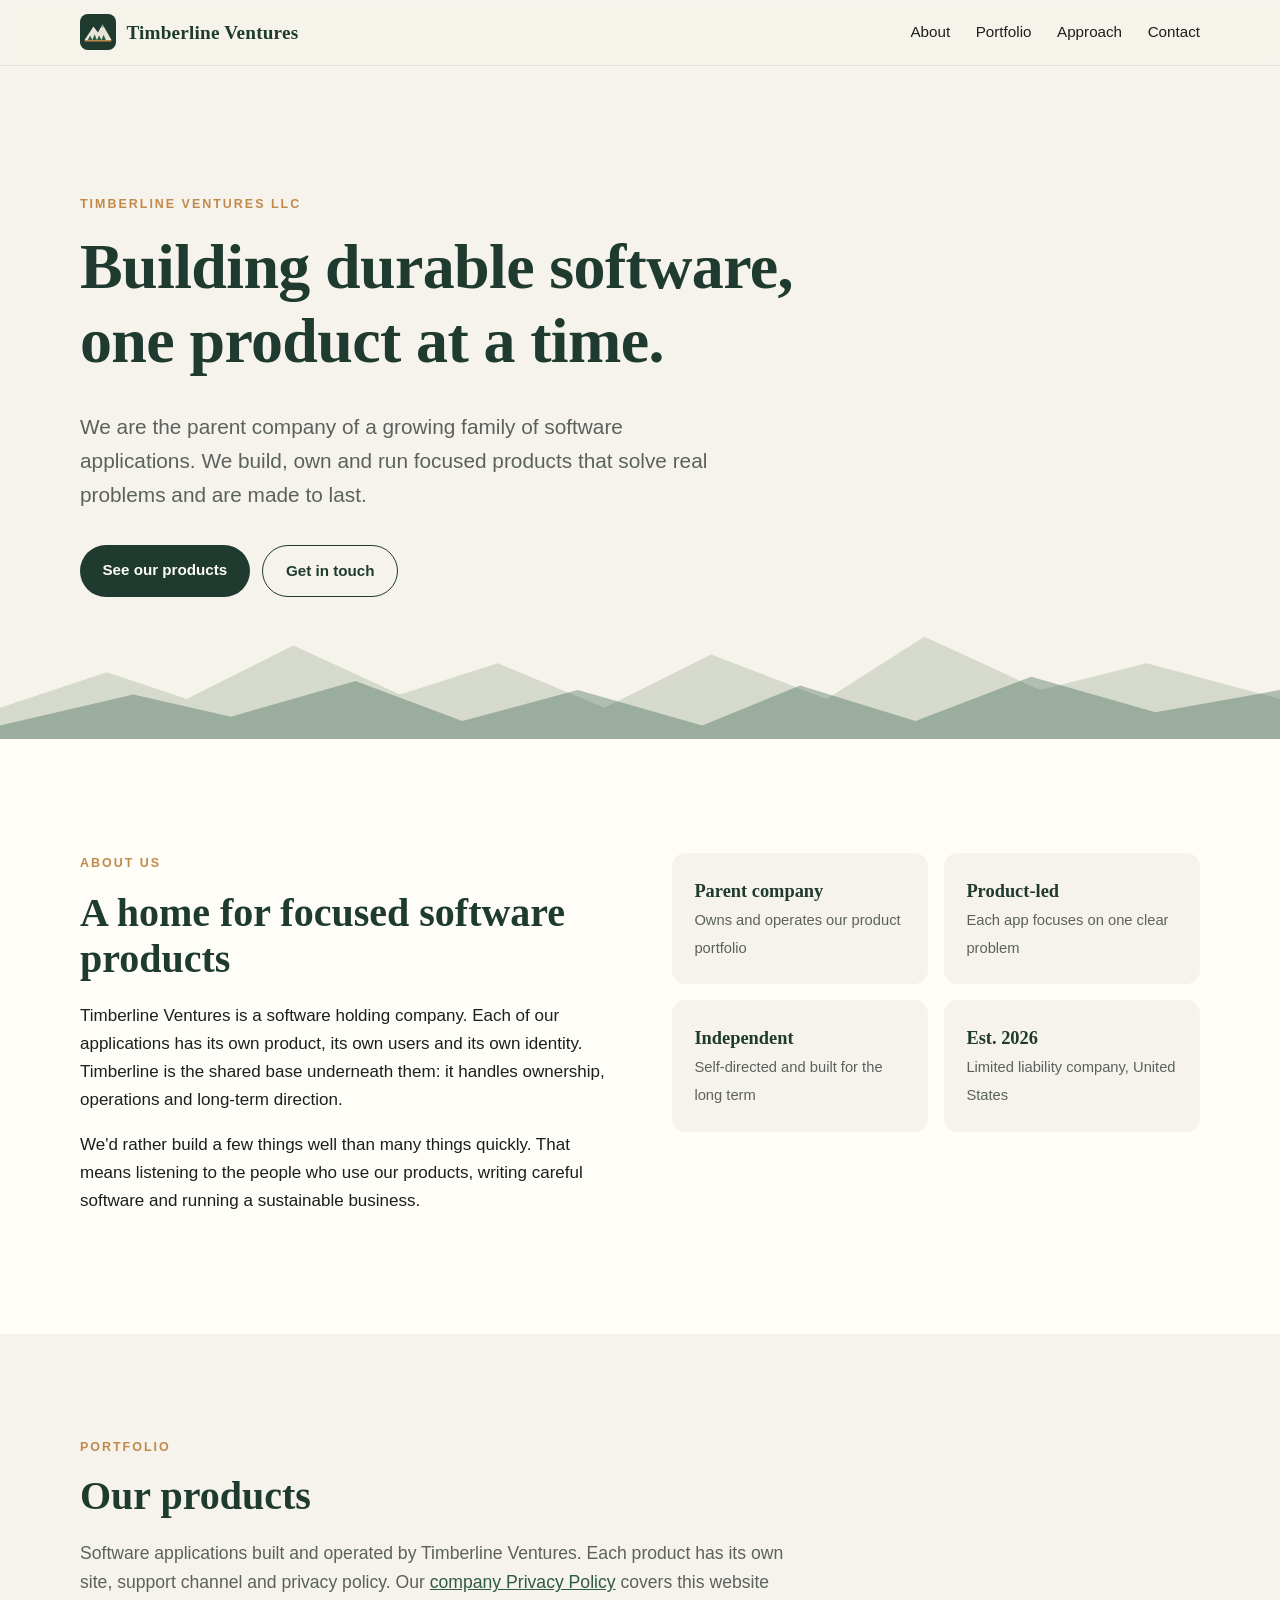
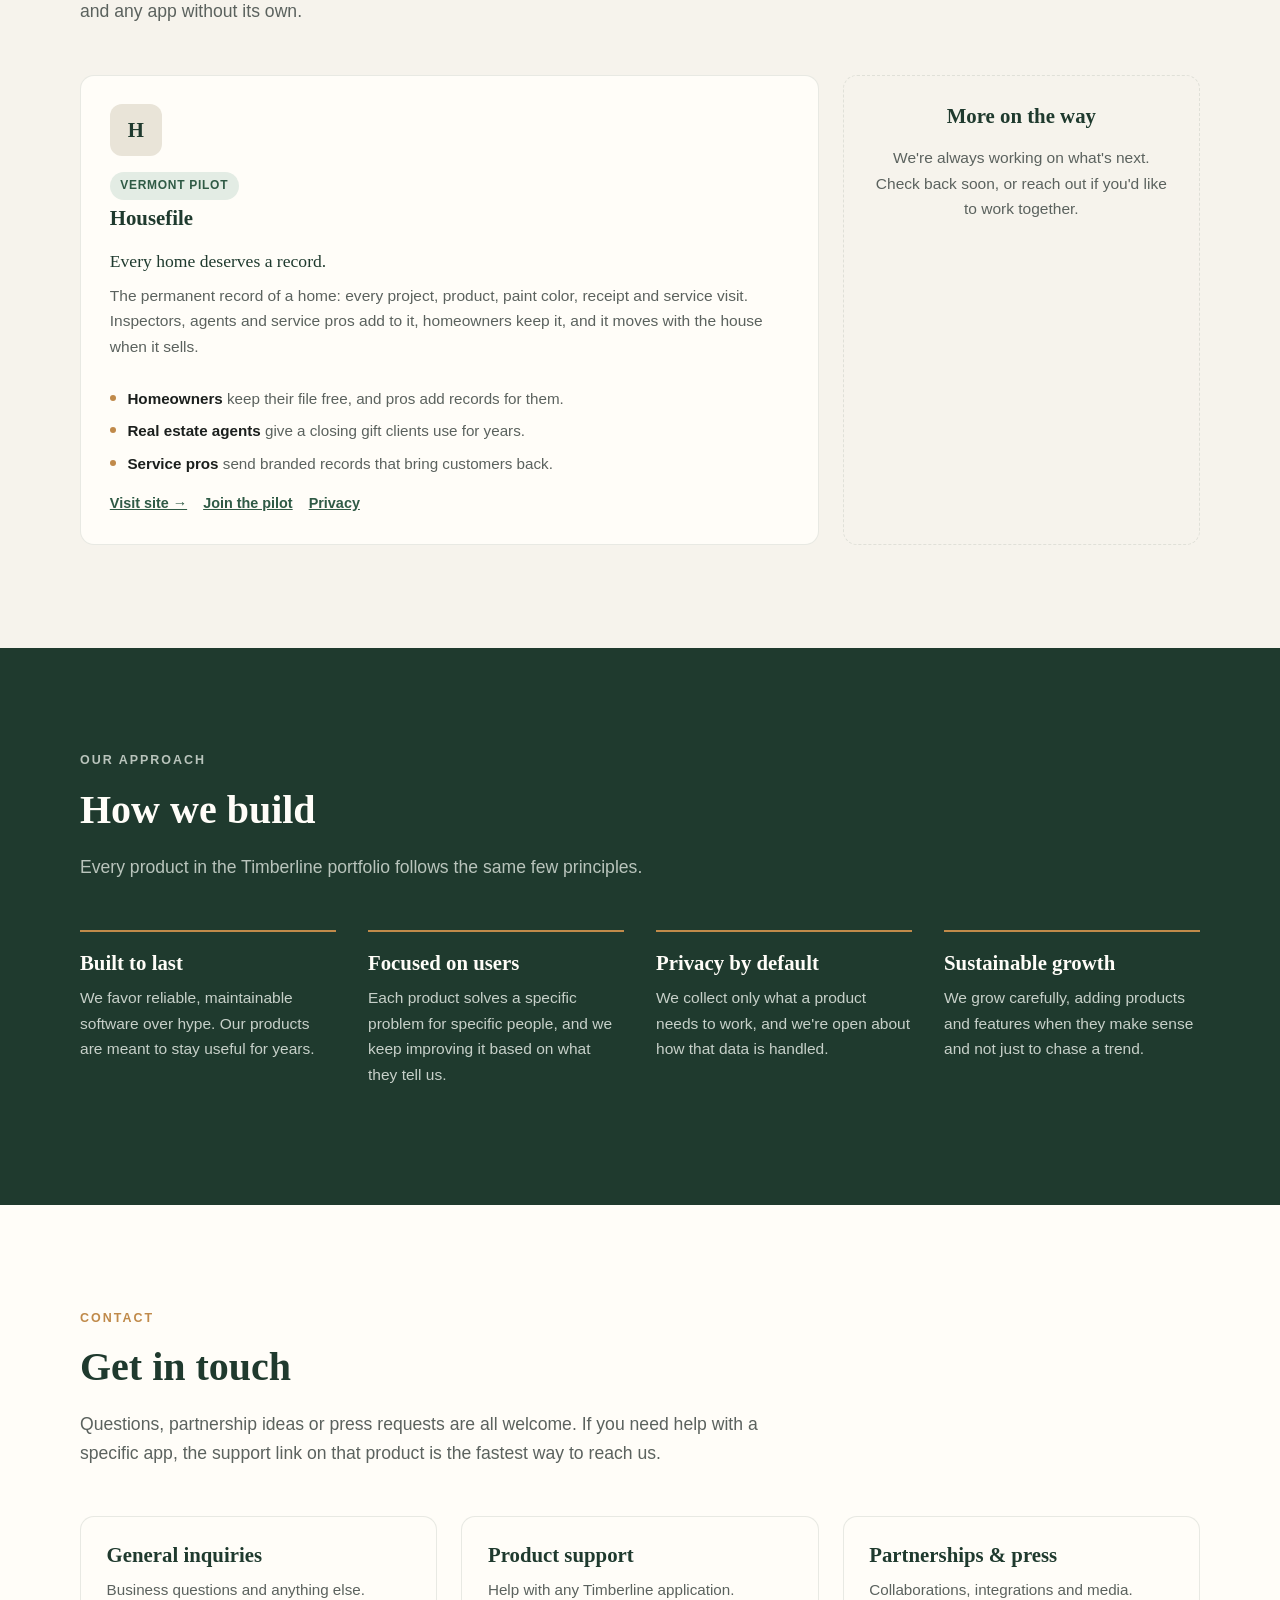
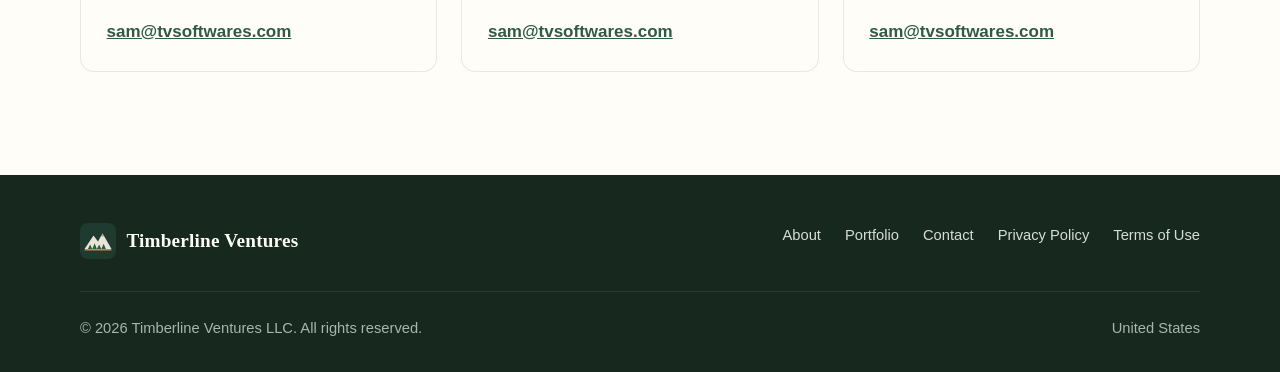
<file: index.html>
<!DOCTYPE html>
<html lang="en">
<head>
  <meta charset="utf-8">
  <meta name="viewport" content="width=device-width, initial-scale=1">
  <title>Timberline Ventures LLC — Building and operating software products</title>
  <meta name="description" content="Timberline Ventures LLC is the parent company of a growing portfolio of software applications. We build, own, and operate focused, durable products.">
  <meta name="theme-color" content="#1f3a2e">
  <link rel="canonical" href="https://tvsoftwares.com/">
  <meta property="og:type" content="website">
  <meta property="og:title" content="Timberline Ventures LLC">
  <meta property="og:description" content="The parent company behind a growing portfolio of focused, durable software products.">
  <meta property="og:url" content="https://tvsoftwares.com/">
  <meta property="og:image" content="https://tvsoftwares.com/assets/logo.svg">
  <meta name="twitter:card" content="summary">
  <link rel="icon" href="assets/logo.svg" type="image/svg+xml">
  <link rel="stylesheet" href="assets/styles.css">
  <script type="application/ld+json">
  {
    "@context": "https://schema.org",
    "@type": "Organization",
    "name": "Timberline Ventures LLC",
    "url": "https://tvsoftwares.com/",
    "logo": "https://tvsoftwares.com/assets/logo.svg",
    "email": "sam@tvsoftwares.com"
  }
  </script>
</head>
<body>
  <a class="skip-link" href="#main">Skip to content</a>

  <header class="site-header">
    <nav class="container nav" aria-label="Primary">
      <a class="brand" href="#top">
        <img src="assets/logo.svg" alt="" width="36" height="36">
        <span>Timberline Ventures</span>
      </a>
      <ul class="nav-links">
        <li class="hide-sm"><a href="#about">About</a></li>
        <li><a href="#portfolio">Portfolio</a></li>
        <li class="hide-sm"><a href="#approach">Approach</a></li>
        <li><a href="#contact">Contact</a></li>
      </ul>
    </nav>
  </header>

  <main id="main">
    <!-- Hero -->
    <section class="hero" id="top">
      <div class="container">
        <p class="eyebrow">Timberline Ventures LLC</p>
        <h1>Building durable software,<br>one product at a time.</h1>
        <p class="lead">We are the parent company of a growing family of software applications. We build, own and run focused products that solve real problems and are made to last.</p>
        <div class="hero-actions">
          <a class="btn btn-primary" href="#portfolio">See our products</a>
          <a class="btn btn-ghost" href="#contact">Get in touch</a>
        </div>
      </div>
      <svg class="hero-ridge" viewBox="0 0 1440 160" preserveAspectRatio="none" aria-hidden="true">
        <path d="M0 160 L0 110 L120 70 L210 100 L330 40 L450 95 L560 60 L680 110 L800 50 L930 100 L1040 30 L1170 90 L1290 60 L1440 100 L1440 160 Z" fill="#6f8f72" opacity=".25"/>
        <path d="M0 160 L0 130 L150 95 L260 120 L400 80 L520 125 L650 90 L790 130 L900 85 L1030 125 L1160 75 L1300 115 L1440 90 L1440 160 Z" fill="#2f5a45" opacity=".35"/>
        <path d="M0 160 L0 145 L1440 145 L1440 160 Z" fill="#fffdf8"/>
      </svg>
    </section>

    <!-- About -->
    <section class="section-alt" id="about">
      <div class="container split">
        <div>
          <p class="eyebrow">About us</p>
          <h2>A home for focused software products</h2>
          <p>Timberline Ventures is a software holding company. Each of our applications has its own product, its own users and its own identity. Timberline is the shared base underneath them: it handles ownership, operations and long-term direction.</p>
          <p>We'd rather build a few things well than many things quickly. That means listening to the people who use our products, writing careful software and running a sustainable business.</p>
        </div>
        <div class="facts">
          <div class="fact"><strong>Parent company</strong><span>Owns and operates our product portfolio</span></div>
          <div class="fact"><strong>Product-led</strong><span>Each app focuses on one clear problem</span></div>
          <div class="fact"><strong>Independent</strong><span>Self-directed and built for the long term</span></div>
          <!-- TODO: update with your state of formation and year founded -->
          <div class="fact"><strong>Est. 2026</strong><span>Limited liability company, United States</span></div>
        </div>
      </div>
    </section>

    <!-- Portfolio -->
    <section id="portfolio">
      <div class="container">
        <div class="section-head">
          <p class="eyebrow">Portfolio</p>
          <h2>Our products</h2>
          <p>Software applications built and operated by Timberline Ventures. Each product has its own site, support channel and privacy policy. Our <a href="privacy.html">company Privacy Policy</a> covers this website and any app without its own.</p>
        </div>

        <div class="cards">
          <!-- Add new products as additional <article class="card"> blocks.
               Tag options: <span class="tag">Live</span> or <span class="tag tag-soon">Coming soon</span> -->
          <article class="card card-featured">
            <div class="card-icon" aria-hidden="true">H</div>
            <span class="tag">Vermont pilot</span>
            <h3>Housefile</h3>
            <p class="card-tagline">Every home deserves a record.</p>
            <p>The permanent record of a home: every project, product, paint color, receipt and service visit. Inspectors, agents and service pros add to it, homeowners keep it, and it moves with the house when it sells.</p>
            <ul class="card-points">
              <li><strong>Homeowners</strong> keep their file free, and pros add records for them.</li>
              <li><strong>Real estate agents</strong> give a closing gift clients use for years.</li>
              <li><strong>Service pros</strong> send branded records that bring customers back.</li>
            </ul>
            <div class="card-links">
              <a href="https://apphousefile.com/">Visit site →</a>
              <a href="https://apphousefile.com/pilot">Join the pilot</a>
              <a href="https://apphousefile.com/privacy">Privacy</a>
            </div>
          </article>

          <article class="card card-placeholder">
            <h3>More on the way</h3>
            <p>We're always working on what's next. Check back soon, or reach out if you'd like to work together.</p>
          </article>
        </div>
      </div>
    </section>

    <!-- Approach -->
    <section class="section-dark" id="approach">
      <div class="container">
        <div class="section-head">
          <p class="eyebrow">Our approach</p>
          <h2>How we build</h2>
          <p>Every product in the Timberline portfolio follows the same few principles.</p>
        </div>
        <div class="principles">
          <div class="principle">
            <h3>Built to last</h3>
            <p>We favor reliable, maintainable software over hype. Our products are meant to stay useful for years.</p>
          </div>
          <div class="principle">
            <h3>Focused on users</h3>
            <p>Each product solves a specific problem for specific people, and we keep improving it based on what they tell us.</p>
          </div>
          <div class="principle">
            <h3>Privacy by default</h3>
            <p>We collect only what a product needs to work, and we're open about how that data is handled.</p>
          </div>
          <div class="principle">
            <h3>Sustainable growth</h3>
            <p>We grow carefully, adding products and features when they make sense and not just to chase a trend.</p>
          </div>
        </div>
      </div>
    </section>

    <!-- Contact -->
    <section class="section-alt" id="contact">
      <div class="container">
        <div class="section-head">
          <p class="eyebrow">Contact</p>
          <h2>Get in touch</h2>
          <p>Questions, partnership ideas or press requests are all welcome. If you need help with a specific app, the support link on that product is the fastest way to reach us.</p>
        </div>
        <div class="contact-grid">
          <div class="contact-item">
            <h3>General inquiries</h3>
            <p>Business questions and anything else.</p>
            <a href="mailto:sam@tvsoftwares.com">sam@tvsoftwares.com</a>
          </div>
          <div class="contact-item">
            <h3>Product support</h3>
            <p>Help with any Timberline application.</p>
            <a href="mailto:sam@tvsoftwares.com">sam@tvsoftwares.com</a>
          </div>
          <div class="contact-item">
            <h3>Partnerships &amp; press</h3>
            <p>Collaborations, integrations and media.</p>
            <a href="mailto:sam@tvsoftwares.com">sam@tvsoftwares.com</a>
          </div>
        </div>
      </div>
    </section>
  </main>

  <footer class="site-footer">
    <div class="container">
      <div class="footer-top">
        <a class="brand" href="#top">
          <img src="assets/logo.svg" alt="" width="32" height="32">
          <span>Timberline Ventures</span>
        </a>
        <ul class="footer-links">
          <li><a href="#about">About</a></li>
          <li><a href="#portfolio">Portfolio</a></li>
          <li><a href="#contact">Contact</a></li>
          <li><a href="privacy.html">Privacy Policy</a></li>
          <li><a href="terms.html">Terms of Use</a></li>
        </ul>
      </div>
      <div class="footer-bottom">
        <span>&copy; <span id="year">2026</span> Timberline Ventures LLC. All rights reserved.</span>
        <!-- TODO: optional business mailing address -->
        <span>United States</span>
      </div>
    </div>
  </footer>

  <script>document.getElementById('year').textContent = new Date().getFullYear();</script>
</body>
</html>
</file>
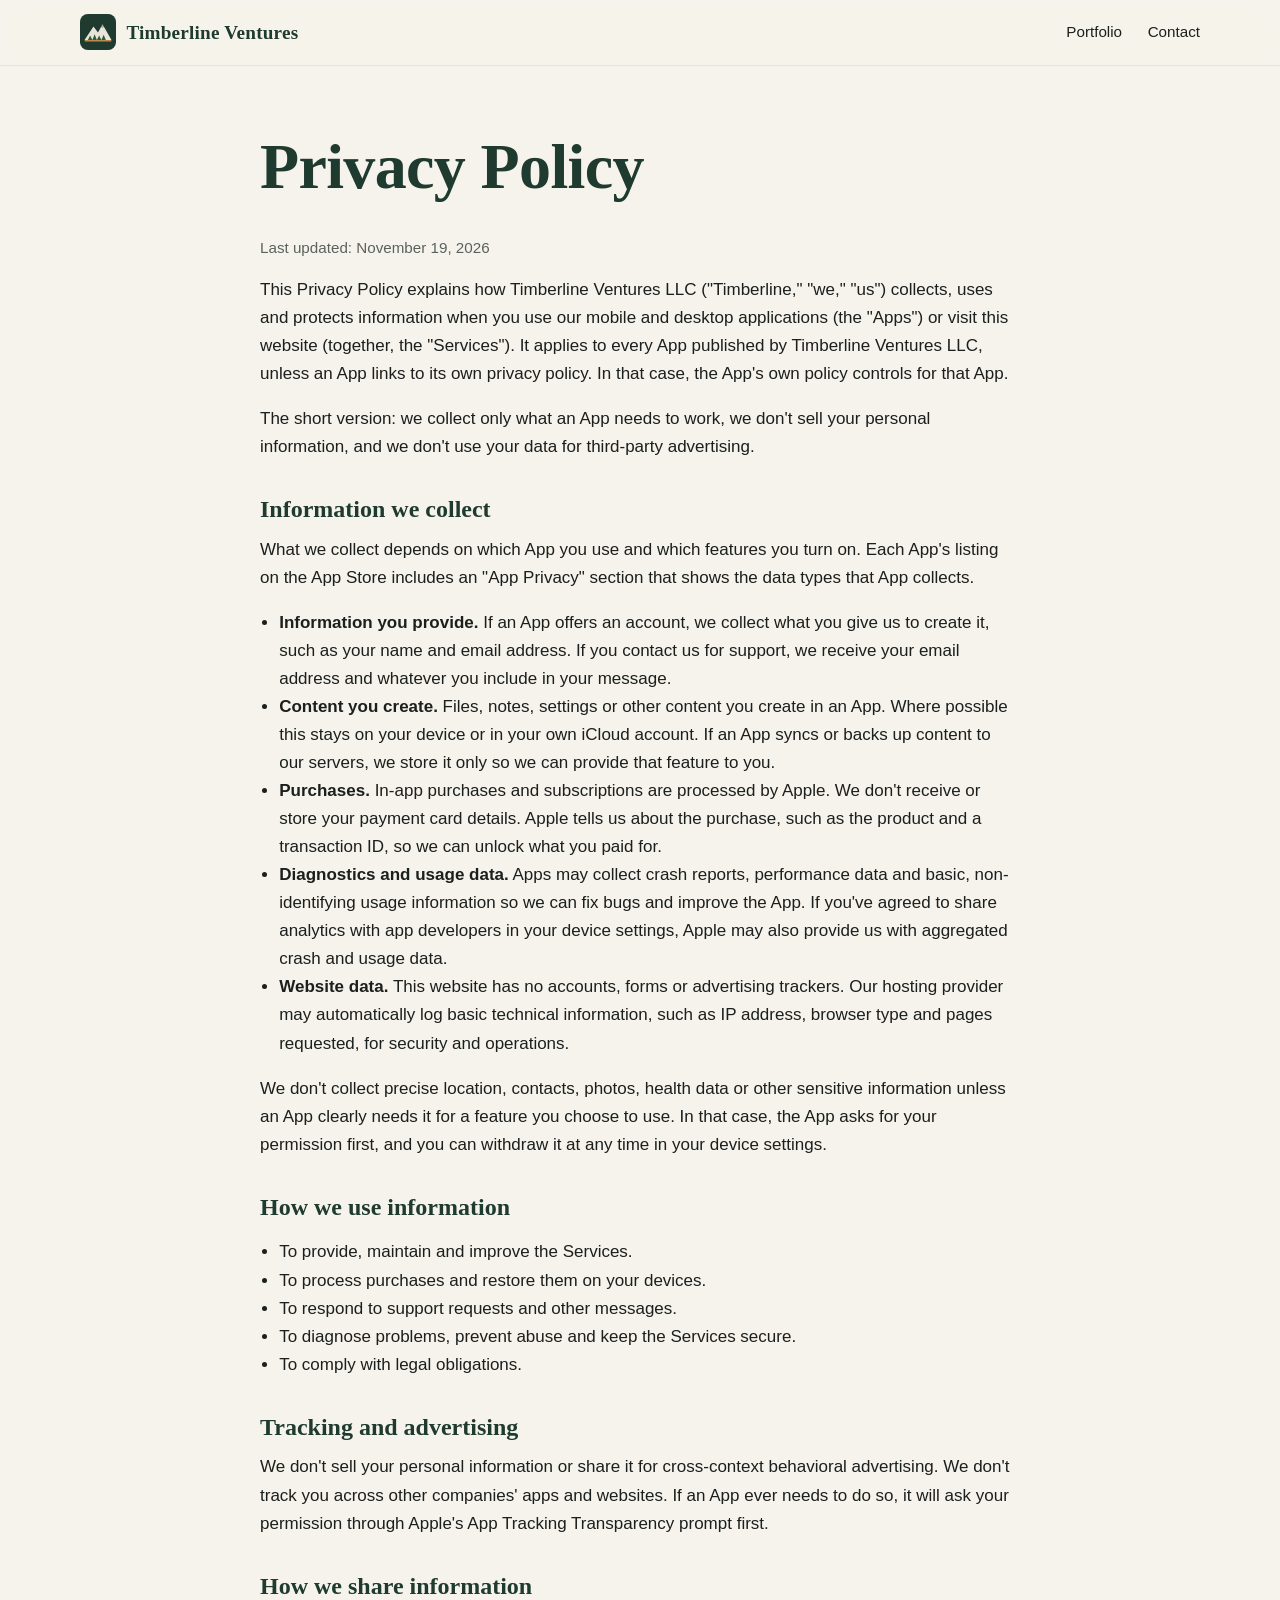
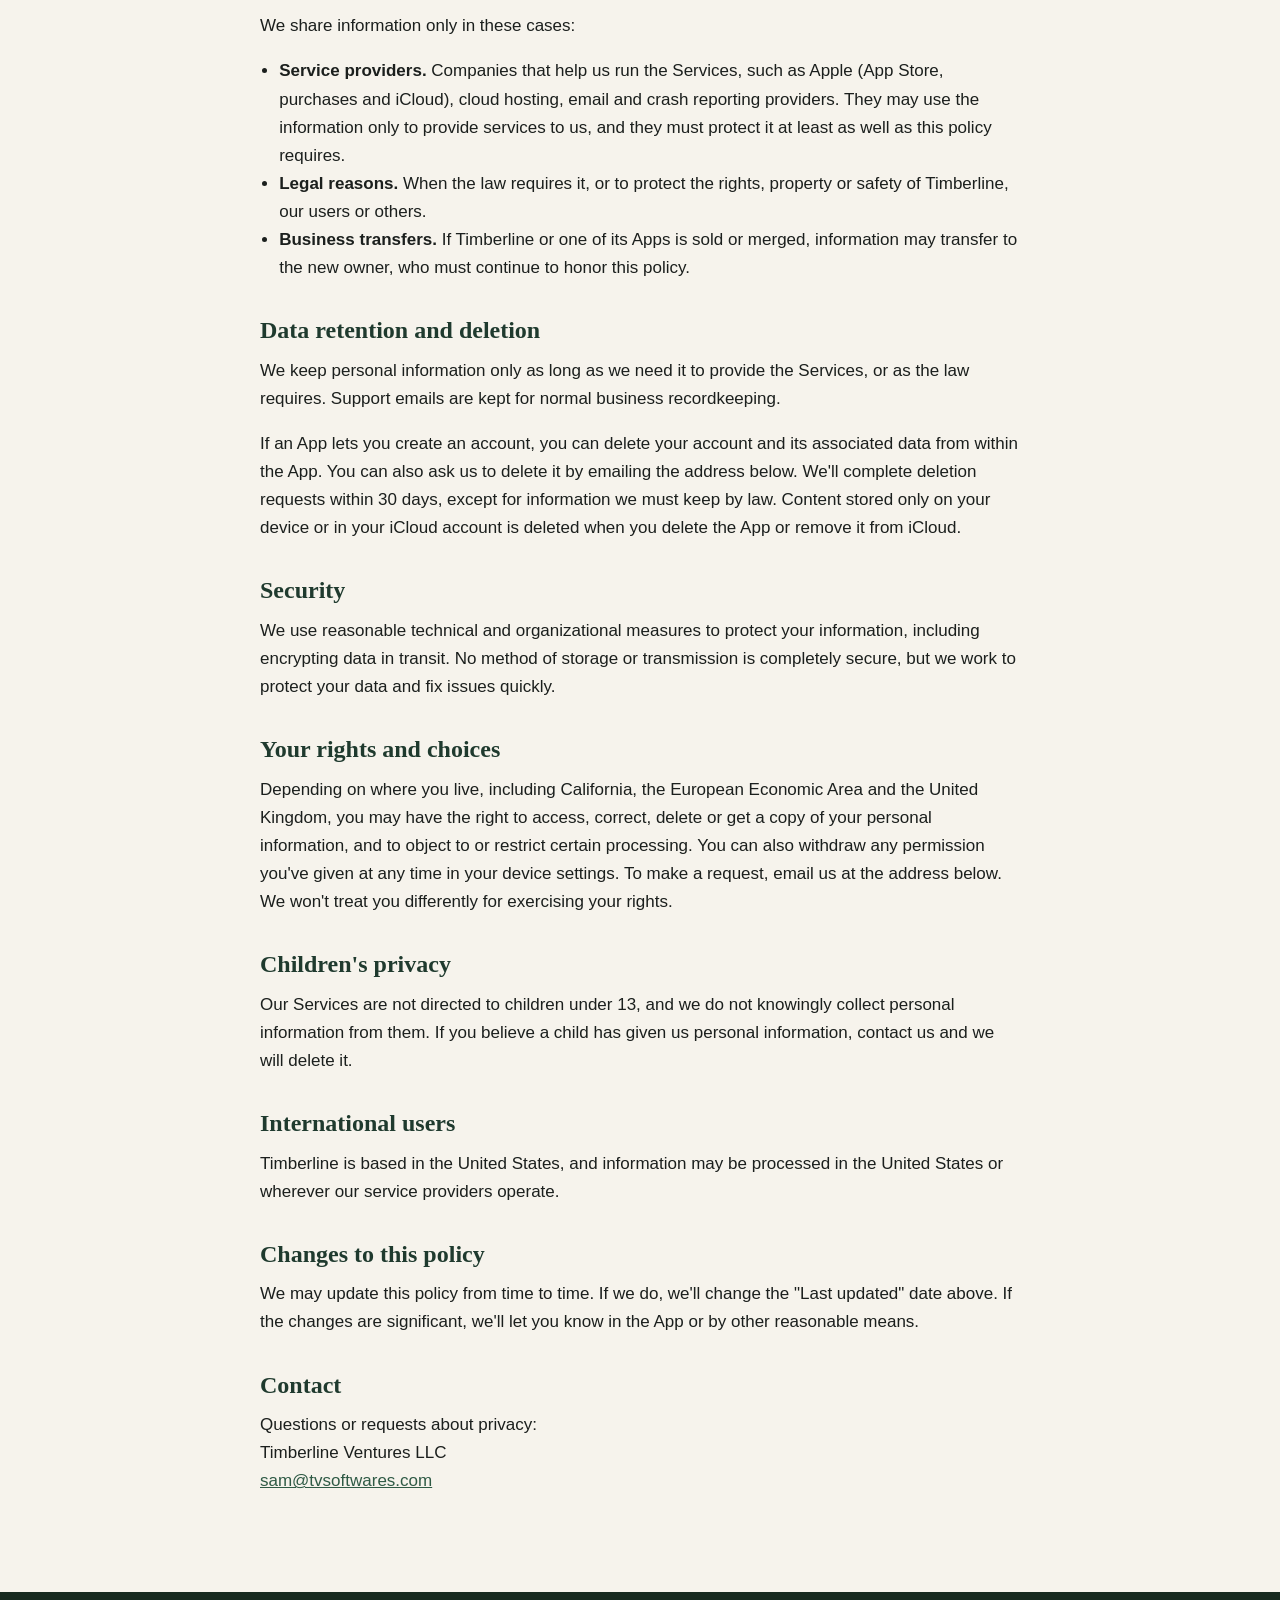
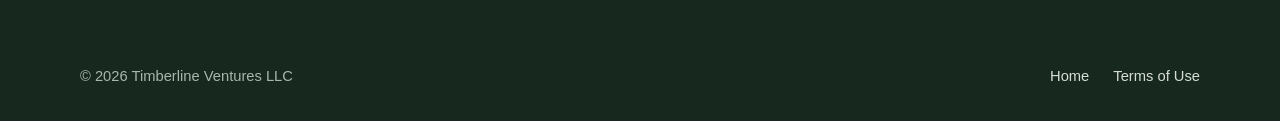
<file: privacy.html>
<!DOCTYPE html>
<html lang="en">
<head>
  <meta charset="utf-8">
  <meta name="viewport" content="width=device-width, initial-scale=1">
  <title>Privacy Policy — Timberline Ventures LLC</title>
  <meta name="description" content="Privacy Policy for Timberline Ventures LLC apps and website.">
  <link rel="icon" href="assets/logo.svg" type="image/svg+xml">
  <link rel="stylesheet" href="assets/styles.css">
</head>
<body>
  <header class="site-header">
    <nav class="container nav" aria-label="Primary">
      <a class="brand" href="index.html">
        <img src="assets/logo.svg" alt="" width="36" height="36">
        <span>Timberline Ventures</span>
      </a>
      <ul class="nav-links">
        <li><a href="index.html#portfolio">Portfolio</a></li>
        <li><a href="index.html#contact">Contact</a></li>
      </ul>
    </nav>
  </header>

  <!-- NOTE: This is a starting template, not legal advice. Have it reviewed before relying on it,
       and keep it consistent with each app's App Store privacy details ("nutrition label"). -->
  <main class="legal">
    <div class="container">
      <h1>Privacy Policy</h1>
      <p class="updated">Last updated: November 19, 2026</p>

      <p>This Privacy Policy explains how Timberline Ventures LLC ("Timberline," "we," "us") collects, uses and protects information when you use our mobile and desktop applications (the "Apps") or visit this website (together, the "Services"). It applies to every App published by Timberline Ventures LLC, unless an App links to its own privacy policy. In that case, the App's own policy controls for that App.</p>

      <p>The short version: we collect only what an App needs to work, we don't sell your personal information, and we don't use your data for third-party advertising.</p>

      <h2>Information we collect</h2>
      <p>What we collect depends on which App you use and which features you turn on. Each App's listing on the App Store includes an "App Privacy" section that shows the data types that App collects.</p>
      <ul>
        <li><strong>Information you provide.</strong> If an App offers an account, we collect what you give us to create it, such as your name and email address. If you contact us for support, we receive your email address and whatever you include in your message.</li>
        <li><strong>Content you create.</strong> Files, notes, settings or other content you create in an App. Where possible this stays on your device or in your own iCloud account. If an App syncs or backs up content to our servers, we store it only so we can provide that feature to you.</li>
        <li><strong>Purchases.</strong> In-app purchases and subscriptions are processed by Apple. We don't receive or store your payment card details. Apple tells us about the purchase, such as the product and a transaction ID, so we can unlock what you paid for.</li>
        <li><strong>Diagnostics and usage data.</strong> Apps may collect crash reports, performance data and basic, non-identifying usage information so we can fix bugs and improve the App. If you've agreed to share analytics with app developers in your device settings, Apple may also provide us with aggregated crash and usage data.</li>
        <li><strong>Website data.</strong> This website has no accounts, forms or advertising trackers. Our hosting provider may automatically log basic technical information, such as IP address, browser type and pages requested, for security and operations.</li>
      </ul>
      <p>We don't collect precise location, contacts, photos, health data or other sensitive information unless an App clearly needs it for a feature you choose to use. In that case, the App asks for your permission first, and you can withdraw it at any time in your device settings.</p>

      <h2>How we use information</h2>
      <ul>
        <li>To provide, maintain and improve the Services.</li>
        <li>To process purchases and restore them on your devices.</li>
        <li>To respond to support requests and other messages.</li>
        <li>To diagnose problems, prevent abuse and keep the Services secure.</li>
        <li>To comply with legal obligations.</li>
      </ul>

      <h2>Tracking and advertising</h2>
      <p>We don't sell your personal information or share it for cross-context behavioral advertising. We don't track you across other companies' apps and websites. If an App ever needs to do so, it will ask your permission through Apple's App Tracking Transparency prompt first.</p>

      <h2>How we share information</h2>
      <p>We share information only in these cases:</p>
      <ul>
        <li><strong>Service providers.</strong> Companies that help us run the Services, such as Apple (App Store, purchases and iCloud), cloud hosting, email and crash reporting providers. They may use the information only to provide services to us, and they must protect it at least as well as this policy requires.</li>
        <li><strong>Legal reasons.</strong> When the law requires it, or to protect the rights, property or safety of Timberline, our users or others.</li>
        <li><strong>Business transfers.</strong> If Timberline or one of its Apps is sold or merged, information may transfer to the new owner, who must continue to honor this policy.</li>
      </ul>

      <h2>Data retention and deletion</h2>
      <p>We keep personal information only as long as we need it to provide the Services, or as the law requires. Support emails are kept for normal business recordkeeping.</p>
      <p>If an App lets you create an account, you can delete your account and its associated data from within the App. You can also ask us to delete it by emailing the address below. We'll complete deletion requests within 30 days, except for information we must keep by law. Content stored only on your device or in your iCloud account is deleted when you delete the App or remove it from iCloud.</p>

      <h2>Security</h2>
      <p>We use reasonable technical and organizational measures to protect your information, including encrypting data in transit. No method of storage or transmission is completely secure, but we work to protect your data and fix issues quickly.</p>

      <h2>Your rights and choices</h2>
      <p>Depending on where you live, including California, the European Economic Area and the United Kingdom, you may have the right to access, correct, delete or get a copy of your personal information, and to object to or restrict certain processing. You can also withdraw any permission you've given at any time in your device settings. To make a request, email us at the address below. We won't treat you differently for exercising your rights.</p>

      <h2>Children's privacy</h2>
      <p>Our Services are not directed to children under 13, and we do not knowingly collect personal information from them. If you believe a child has given us personal information, contact us and we will delete it.</p>

      <h2>International users</h2>
      <p>Timberline is based in the United States, and information may be processed in the United States or wherever our service providers operate.</p>

      <h2>Changes to this policy</h2>
      <p>We may update this policy from time to time. If we do, we'll change the "Last updated" date above. If the changes are significant, we'll let you know in the App or by other reasonable means.</p>

      <h2>Contact</h2>
      <p>Questions or requests about privacy:<br>Timberline Ventures LLC<br><a href="mailto:sam@tvsoftwares.com">sam@tvsoftwares.com</a></p>
    </div>
  </main>

  <footer class="site-footer">
    <div class="container footer-bottom">
      <span>&copy; 2026 Timberline Ventures LLC</span>
      <ul class="footer-links">
        <li><a href="index.html">Home</a></li>
        <li><a href="terms.html">Terms of Use</a></li>
      </ul>
    </div>
  </footer>
</body>
</html>
</file>
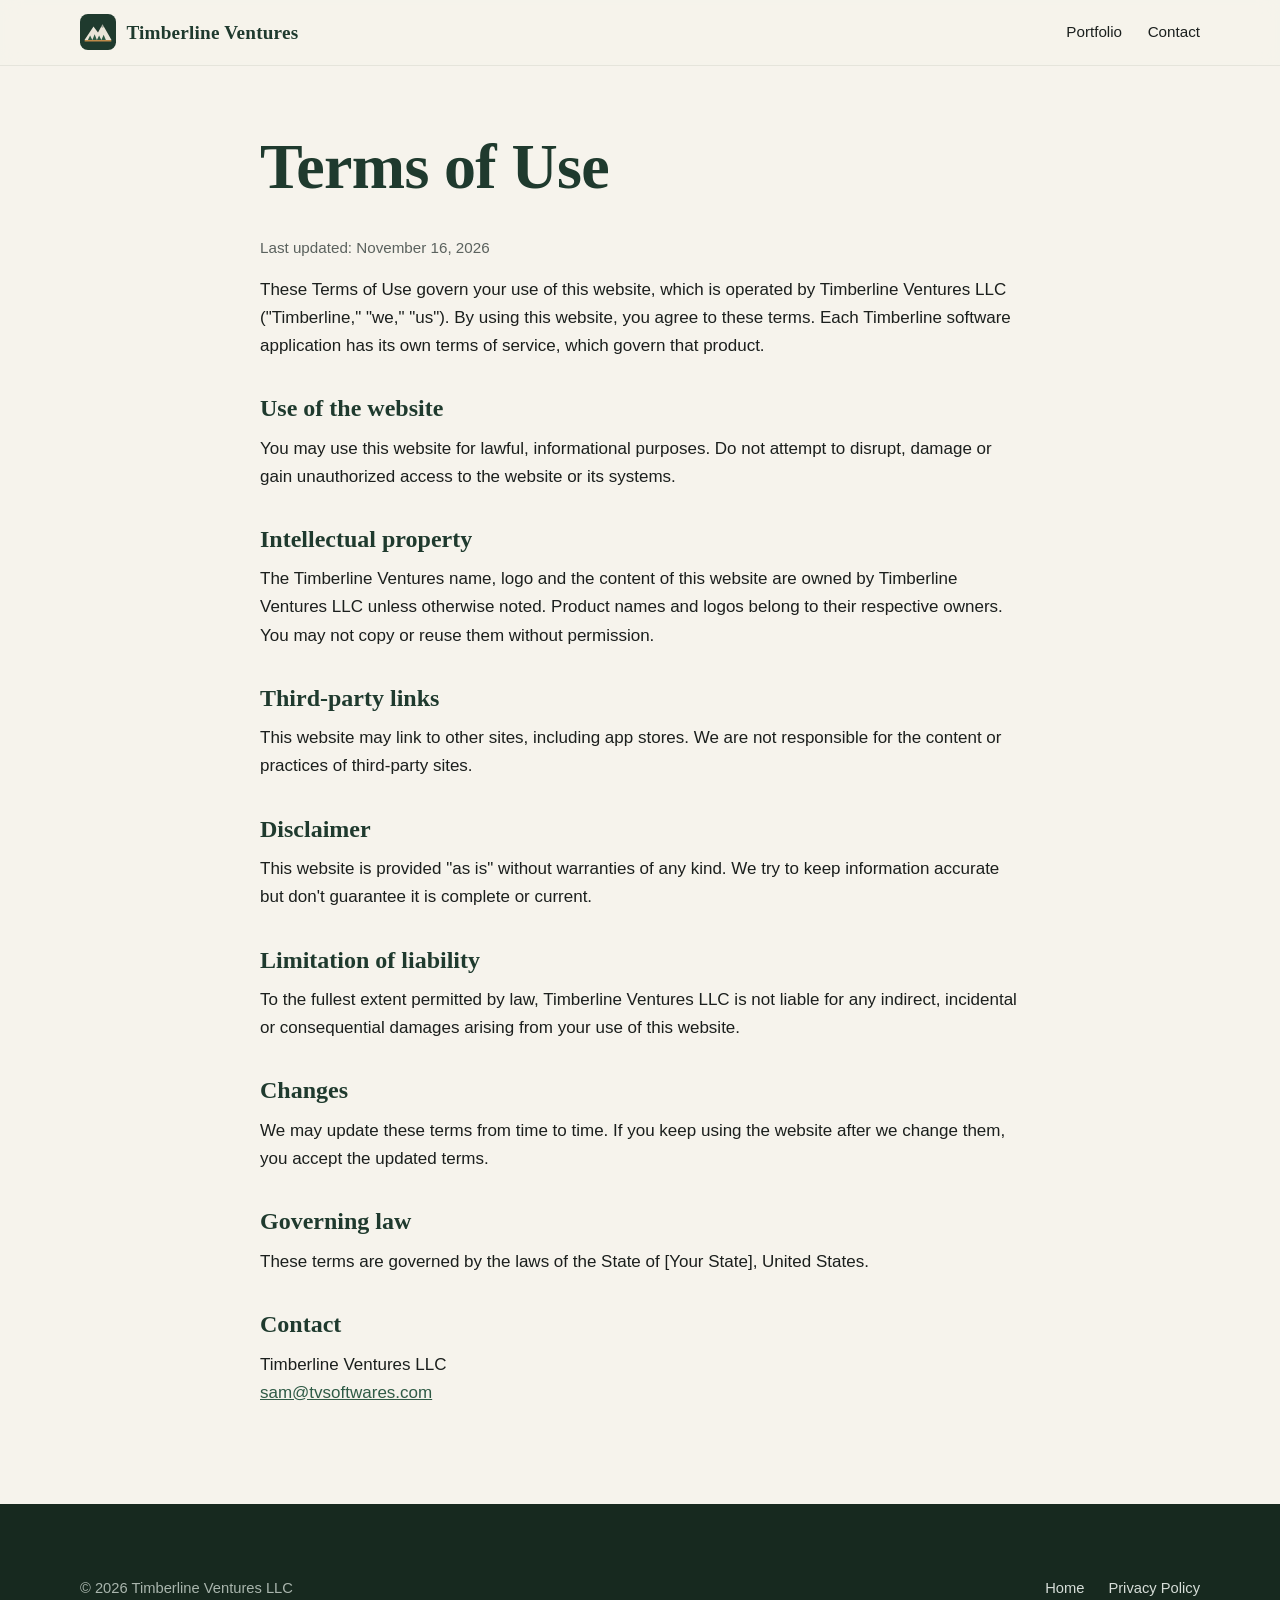
<file: terms.html>
<!DOCTYPE html>
<html lang="en">
<head>
  <meta charset="utf-8">
  <meta name="viewport" content="width=device-width, initial-scale=1">
  <title>Terms of Use — Timberline Ventures LLC</title>
  <meta name="description" content="Terms of Use for the Timberline Ventures LLC website.">
  <link rel="icon" href="assets/logo.svg" type="image/svg+xml">
  <link rel="stylesheet" href="assets/styles.css">
</head>
<body>
  <header class="site-header">
    <nav class="container nav" aria-label="Primary">
      <a class="brand" href="index.html">
        <img src="assets/logo.svg" alt="" width="36" height="36">
        <span>Timberline Ventures</span>
      </a>
      <ul class="nav-links">
        <li><a href="index.html#portfolio">Portfolio</a></li>
        <li><a href="index.html#contact">Contact</a></li>
      </ul>
    </nav>
  </header>

  <!-- NOTE: This is a starting template, not legal advice. Have it reviewed before relying on it. -->
  <main class="legal">
    <div class="container">
      <h1>Terms of Use</h1>
      <p class="updated">Last updated: November 16, 2026</p>

      <p>These Terms of Use govern your use of this website, which is operated by Timberline Ventures LLC ("Timberline," "we," "us"). By using this website, you agree to these terms. Each Timberline software application has its own terms of service, which govern that product.</p>

      <h2>Use of the website</h2>
      <p>You may use this website for lawful, informational purposes. Do not attempt to disrupt, damage or gain unauthorized access to the website or its systems.</p>

      <h2>Intellectual property</h2>
      <p>The Timberline Ventures name, logo and the content of this website are owned by Timberline Ventures LLC unless otherwise noted. Product names and logos belong to their respective owners. You may not copy or reuse them without permission.</p>

      <h2>Third-party links</h2>
      <p>This website may link to other sites, including app stores. We are not responsible for the content or practices of third-party sites.</p>

      <h2>Disclaimer</h2>
      <p>This website is provided "as is" without warranties of any kind. We try to keep information accurate but don't guarantee it is complete or current.</p>

      <h2>Limitation of liability</h2>
      <p>To the fullest extent permitted by law, Timberline Ventures LLC is not liable for any indirect, incidental or consequential damages arising from your use of this website.</p>

      <h2>Changes</h2>
      <p>We may update these terms from time to time. If you keep using the website after we change them, you accept the updated terms.</p>

      <h2>Governing law</h2>
      <!-- TODO: set to your LLC's state of formation -->
      <p>These terms are governed by the laws of the State of [Your State], United States.</p>

      <h2>Contact</h2>
      <!-- TODO: replace with your real email -->
      <p>Timberline Ventures LLC<br><a href="mailto:sam@tvsoftwares.com">sam@tvsoftwares.com</a></p>
    </div>
  </main>

  <footer class="site-footer">
    <div class="container footer-bottom">
      <span>&copy; 2026 Timberline Ventures LLC</span>
      <ul class="footer-links">
        <li><a href="index.html">Home</a></li>
        <li><a href="privacy.html">Privacy Policy</a></li>
      </ul>
    </div>
  </footer>
</body>
</html>
</file>
<file: assets/styles.css>
/* Timberline Ventures — site styles (no external dependencies) */
:root {
  --forest: #1f3a2e;
  --pine: #2f5a45;
  --moss: #6f8f72;
  --cream: #f6f3ec;
  --paper: #fffdf8;
  --stone: #e9e4d8;
  --ink: #1b1f1d;
  --muted: #5b625e;
  --amber: #c08a4a;
  --radius: 14px;
  --max: 1120px;
  --serif: "Iowan Old Style", "Palatino Linotype", Palatino, "Book Antiqua", Georgia, serif;
  --sans: -apple-system, BlinkMacSystemFont, "Segoe UI", Roboto, "Helvetica Neue", Arial, sans-serif;
}

* { box-sizing: border-box; }
html { scroll-behavior: smooth; }
body {
  margin: 0;
  font-family: var(--sans);
  font-size: 17px;
  line-height: 1.65;
  color: var(--ink);
  background: var(--cream);
  -webkit-font-smoothing: antialiased;
}
img, svg { max-width: 100%; display: block; }
a { color: var(--pine); }
a:hover { color: var(--forest); }
h1, h2, h3 { font-family: var(--serif); line-height: 1.15; color: var(--forest); margin: 0 0 .5em; font-weight: 600; }
h1 { font-size: clamp(2.4rem, 5.5vw, 4rem); letter-spacing: -0.01em; }
h2 { font-size: clamp(1.8rem, 3.5vw, 2.5rem); }
h3 { font-size: 1.3rem; }
p { margin: 0 0 1em; }

.container { width: min(100% - 2.5rem, var(--max)); margin-inline: auto; }
.skip-link { position: absolute; left: -9999px; }
.skip-link:focus { left: 1rem; top: 1rem; background: var(--paper); padding: .5rem 1rem; z-index: 100; }
:focus-visible { outline: 3px solid var(--amber); outline-offset: 3px; }

/* Header */
.site-header {
  position: sticky; top: 0; z-index: 50;
  background: rgba(246, 243, 236, .9);
  backdrop-filter: saturate(140%) blur(10px);
  -webkit-backdrop-filter: saturate(140%) blur(10px);
  border-bottom: 1px solid rgba(31, 58, 46, .08);
}
.nav { display: flex; align-items: center; justify-content: space-between; gap: 1rem; padding: .9rem 0; }
.brand { display: flex; align-items: center; gap: .65rem; text-decoration: none; color: var(--forest); }
.brand img { width: 36px; height: 36px; }
.brand span { font-family: var(--serif); font-size: 1.2rem; font-weight: 600; letter-spacing: .01em; white-space: nowrap; line-height: 1.2; }
.nav-links { display: flex; gap: 1.6rem; list-style: none; margin: 0; padding: 0; }
.nav-links a { text-decoration: none; color: var(--ink); font-size: .95rem; font-weight: 500; }
.nav-links a:hover { color: var(--pine); }

/* Buttons */
.btn {
  display: inline-block; padding: .8rem 1.4rem; border-radius: 999px;
  font-weight: 600; font-size: .95rem; text-decoration: none; transition: transform .15s, background .15s;
}
.btn-primary { background: var(--forest); color: var(--paper); }
.btn-primary:hover { background: var(--pine); color: var(--paper); transform: translateY(-1px); }
.btn-ghost { border: 1.5px solid var(--forest); color: var(--forest); }
.btn-ghost:hover { background: var(--forest); color: var(--paper); }

/* Hero */
.hero { position: relative; overflow: hidden; padding: clamp(4rem, 10vw, 8rem) 0 clamp(6rem, 12vw, 10rem); }
.eyebrow { text-transform: uppercase; letter-spacing: .16em; font-size: .78rem; font-weight: 700; color: var(--amber); margin-bottom: 1rem; }
.hero p.lead { font-size: clamp(1.1rem, 2vw, 1.3rem); color: var(--muted); max-width: 40rem; }
.hero-actions { display: flex; flex-wrap: wrap; gap: .8rem; margin-top: 2rem; }
.hero-ridge { position: absolute; left: 0; right: 0; bottom: -1px; width: 100%; height: auto; pointer-events: none; }

/* Sections */
section { padding: clamp(4rem, 8vw, 6.5rem) 0; }
.section-alt { background: var(--paper); }
.section-dark { background: var(--forest); color: var(--stone); }
.section-dark h2, .section-dark h3 { color: var(--paper); }
.section-head { max-width: 44rem; margin-bottom: 3rem; }
.section-head p { color: var(--muted); font-size: 1.1rem; }
.section-dark .section-head p { color: #b9c4bc; }
.section-head .eyebrow { color: var(--amber); font-size: .78rem; }

.split { display: grid; grid-template-columns: 1fr 1fr; gap: 4rem; align-items: start; }
.facts { display: grid; grid-template-columns: 1fr 1fr; gap: 1rem; }
.fact { background: var(--cream); border-radius: var(--radius); padding: 1.4rem; }
.fact strong { display: block; font-family: var(--serif); font-size: 1.15rem; color: var(--forest); }
.fact span { color: var(--muted); font-size: .92rem; }

/* Portfolio */
.cards { display: grid; grid-template-columns: repeat(auto-fit, minmax(280px, 1fr)); gap: 1.5rem; }
.card {
  background: var(--paper); border: 1px solid rgba(31, 58, 46, .1); border-radius: var(--radius);
  padding: 1.8rem; display: flex; flex-direction: column; gap: .4rem;
  transition: transform .2s, box-shadow .2s;
}
.card:hover { transform: translateY(-3px); box-shadow: 0 14px 30px -18px rgba(31, 58, 46, .45); }
.card-icon { width: 52px; height: 52px; border-radius: 12px; background: var(--stone); display: grid; place-items: center; font-family: var(--serif); font-weight: 700; font-size: 1.3rem; color: var(--forest); margin-bottom: .6rem; }
.card p { color: var(--muted); font-size: .97rem; flex: 1; }
.tag { align-self: flex-start; font-size: .75rem; font-weight: 700; letter-spacing: .06em; text-transform: uppercase; padding: .25rem .65rem; border-radius: 999px; background: #e3ece4; color: var(--pine); }
.tag-soon { background: #f3e6d4; color: #8a5a22; }
.card-links { display: flex; gap: 1rem; font-size: .9rem; font-weight: 600; margin-top: .6rem; }
.card-featured { grid-column: span 2; }
@media (max-width: 700px) { .card-featured { grid-column: auto; } }
.card .card-tagline { flex: 0; font-family: var(--serif); font-size: 1.1rem; color: var(--forest); margin: 0; }
.card-points { list-style: none; padding: 0; margin: .3rem 0 0; display: grid; gap: .45rem; font-size: .95rem; color: var(--muted); }
.card-points li { padding-left: 1.1rem; position: relative; }
.card-points li::before { content: ""; position: absolute; left: 0; top: .6em; width: 6px; height: 6px; border-radius: 50%; background: var(--amber); }
.card-points strong { color: var(--ink); }
.card-placeholder { border-style: dashed; background: transparent; justify-content: center; align-items: center; text-align: center; }

/* Principles */
.principles { display: grid; grid-template-columns: repeat(auto-fit, minmax(230px, 1fr)); gap: 2rem; }
.principle { border-top: 2px solid var(--amber); padding-top: 1.2rem; }
.principle p { color: #c7d0c9; font-size: .97rem; }

/* Contact */
.contact-grid { display: grid; grid-template-columns: repeat(auto-fit, minmax(240px, 1fr)); gap: 1.5rem; }
.contact-item { background: var(--paper); border-radius: var(--radius); padding: 1.6rem; border: 1px solid rgba(31, 58, 46, .1); }
.contact-item p { color: var(--muted); font-size: .95rem; }
.contact-item a { font-weight: 600; word-break: break-word; }

/* Footer */
.site-footer { background: #17291f; color: #a9b5ad; padding: 3rem 0 2rem; font-size: .92rem; }
.footer-top { display: flex; flex-wrap: wrap; justify-content: space-between; gap: 2rem; padding-bottom: 2rem; border-bottom: 1px solid rgba(255,255,255,.08); }
.site-footer .brand { color: var(--paper); }
.footer-links { display: flex; flex-wrap: wrap; gap: 1.5rem; list-style: none; margin: 0; padding: 0; }
.site-footer a { color: #d6ddd8; text-decoration: none; }
.site-footer a:hover { color: var(--paper); text-decoration: underline; }
.footer-bottom { padding-top: 1.5rem; display: flex; flex-wrap: wrap; justify-content: space-between; gap: 1rem; }

/* Legal pages */
.legal { padding: 4rem 0 5rem; }
.legal .container { max-width: 760px; }
.legal h2 { font-size: 1.5rem; margin-top: 2.2rem; }
.legal .updated { color: var(--muted); font-size: .95rem; }
.legal ul { padding-left: 1.2rem; }

/* Responsive */
@media (max-width: 820px) {
  .split { grid-template-columns: 1fr; gap: 2.5rem; }
  .nav-links { gap: 1rem; }
  .nav-links .hide-sm { display: none; }
}
@media (max-width: 480px) {
  .facts { grid-template-columns: 1fr; }
  .brand span { font-size: 1.05rem; }
}
@media (prefers-reduced-motion: reduce) {
  html { scroll-behavior: auto; }
  * { transition: none !important; }
}
</file>
